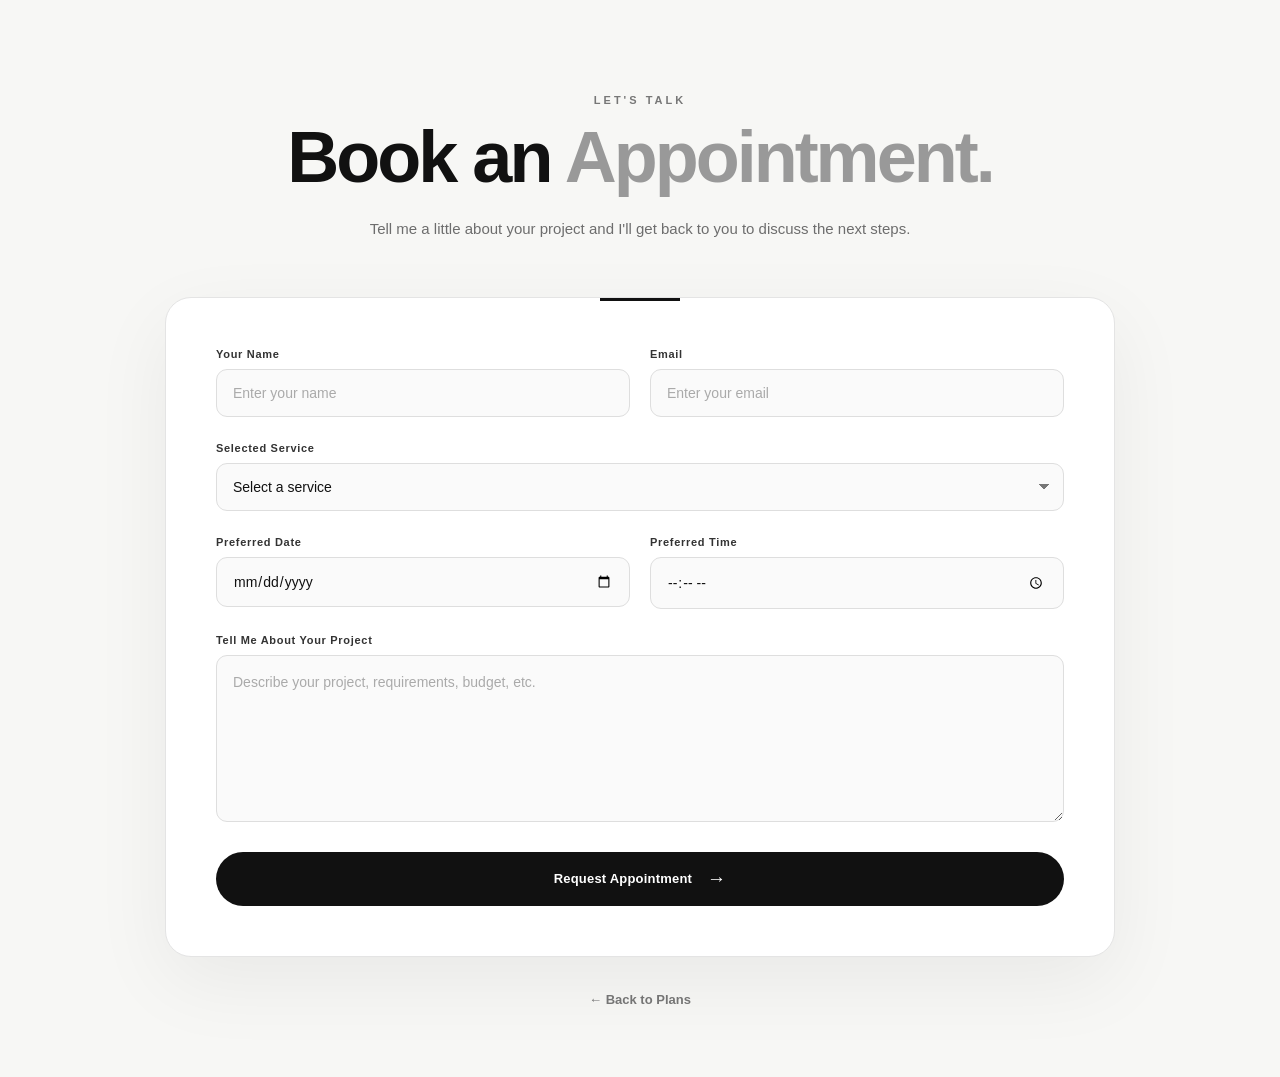
<file: appointment.html>
<!DOCTYPE html>
<html lang="en">

<head>

    <meta charset="UTF-8">

    <meta
        name="viewport"
        content="width=device-width, initial-scale=1.0"
    >

    <title>Book Appointment | Your Name</title>

    <link rel="stylesheet" href="appointment.css">

</head>


<body>

    <main class="appointment-page">


        <div class="appointment-header">

            <span>LET'S TALK</span>

            <h1>
                Book an
                <strong>Appointment.</strong>
            </h1>

            <p>
                Tell me a little about your project and I'll get
                back to you to discuss the next steps.
            </p>

        </div>



        <div class="appointment-container">


            <form class="appointment-form">


                <div class="form-row">

                    <div class="input-group">

                        <label>
                            Your Name
                        </label>

                        <input
                            type="text"
                            placeholder="Enter your name"
                            required
                        >

                    </div>


                    <div class="input-group">

                        <label>
                            Email
                        </label>

                        <input
                            type="email"
                            placeholder="Enter your email"
                            required
                        >

                    </div>

                </div>



                <div class="input-group">

                    <label>
                        Selected Service
                    </label>

                    <select id="service" required>

                        <option value="">
                            Select a service
                        </option>

                        <option value="graphic-design">
                            Graphic Design
                        </option>

                        <option value="web-development">
                            Web Development / Full Stack
                        </option>

                    </select>

                </div>



                <div class="form-row">

                    <div class="input-group">

                        <label>
                            Preferred Date
                        </label>

                        <input
                            type="date"
                            required
                        >

                    </div>


                    <div class="input-group">

                        <label>
                            Preferred Time
                        </label>

                        <input
                            type="time"
                            required
                        >

                    </div>

                </div>



                <div class="input-group">

                    <label>
                        Tell Me About Your Project
                    </label>

                    <textarea
                        rows="6"
                        placeholder="Describe your project, requirements, budget, etc."
                        required
                    ></textarea>

                </div>



                <button
                    type="submit"
                    class="appointment-button"
                >
                    Request Appointment
                    <span>→</span>
                </button>


            </form>

        </div>


        <a
            href="plans.html"
            class="back-plans"
        >
            ← Back to Plans
        </a>

    </main>


    <script>

        const params =
            new URLSearchParams(window.location.search);

        const service =
            params.get("service");

        const serviceSelect =
            document.getElementById("service");


        if (service === "graphic-design") {

            serviceSelect.value = "graphic-design";

        }


        if (service === "web-development") {

            serviceSelect.value = "web-development";

        }

    </script>

</body>

</html>
</file>
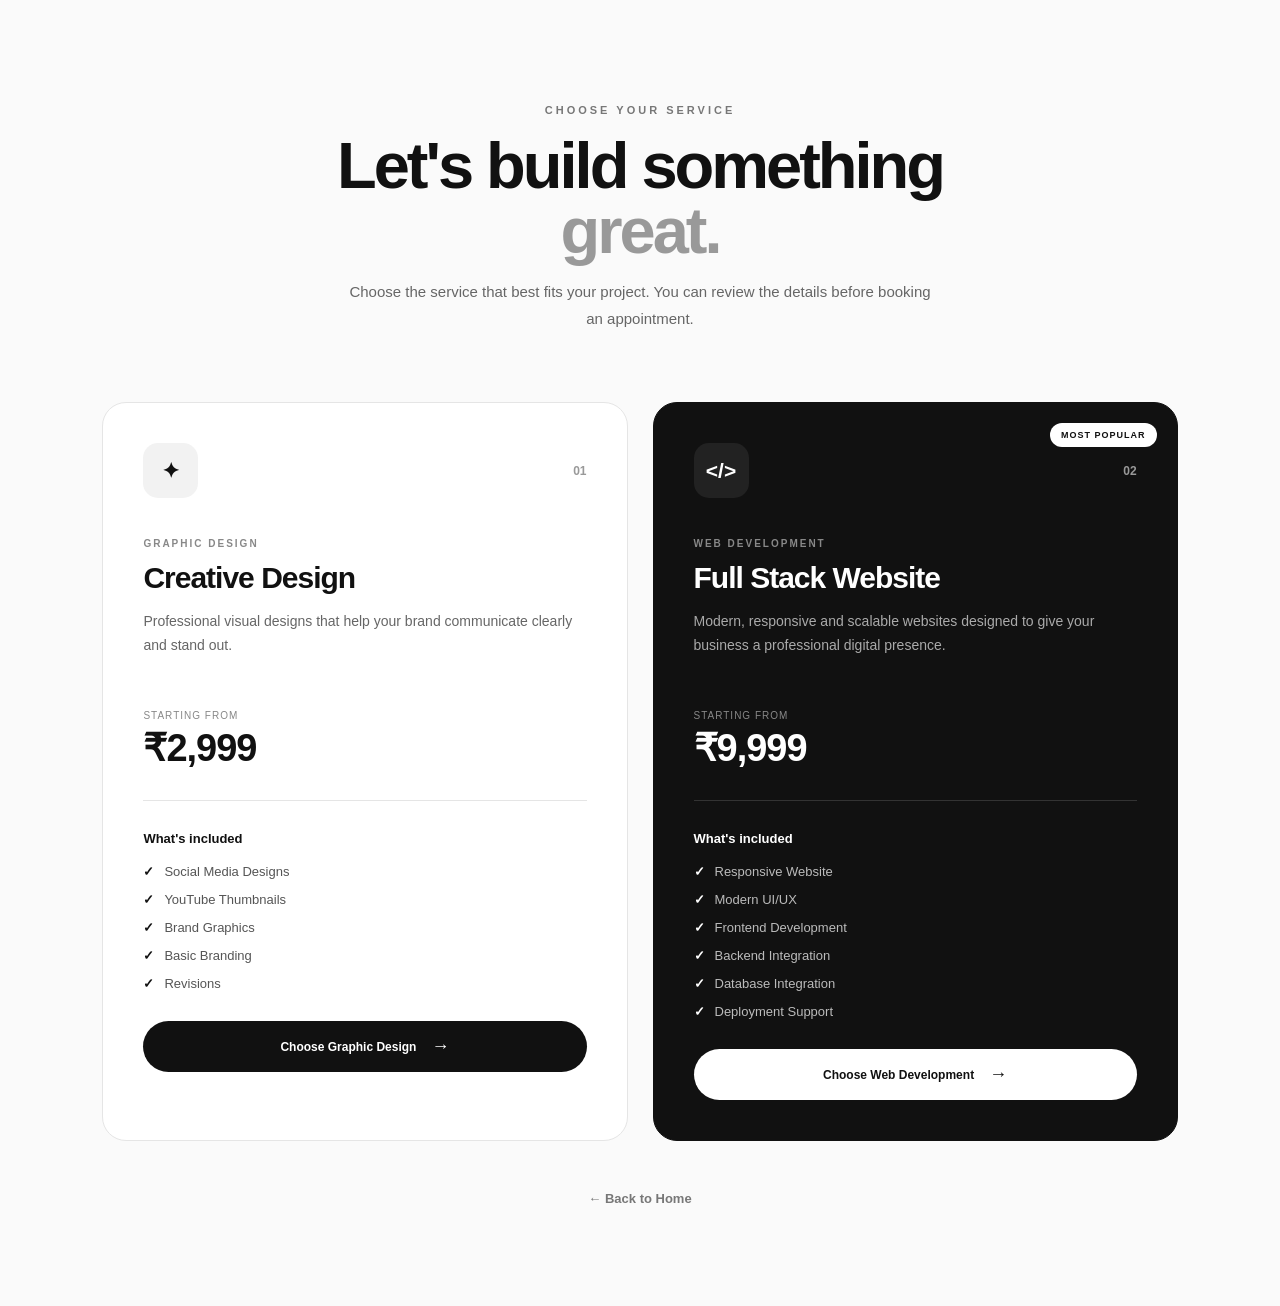
<file: plans.html>
<!DOCTYPE html>
<html lang="en">

<head>
    <meta charset="UTF-8">

    <meta
        name="viewport"
        content="width=device-width, initial-scale=1.0"
    >

    <title>Plans | Your Name</title>

    <link rel="stylesheet" href="plans.css">
</head>

<body>

    <!-- ================= PLANS SECTION ================= -->

    <main class="plans-page">

        <div class="plans-header">

            <span>CHOOSE YOUR SERVICE</span>

            <h1>
                Let's build something
                <strong>great.</strong>
            </h1>

            <p>
                Choose the service that best fits your project.
                You can review the details before booking an appointment.
            </p>

        </div>


        <!-- ================= PLANS ================= -->

        <div class="plans-container">


            <!-- GRAPHIC DESIGN -->

            <div class="plan-card">

                <div class="plan-top">

                    <div class="plan-icon">
                        ✦
                    </div>

                    <span class="plan-number">
                        01
                    </span>

                </div>


                <span class="plan-category">
                    GRAPHIC DESIGN
                </span>


                <h2>
                    Creative Design
                </h2>


                <p class="plan-description">
                    Professional visual designs that help your brand
                    communicate clearly and stand out.
                </p>


                <div class="plan-price">

                    <small>Starting from</small>

                    <h3>
                        ₹2,999
                    </h3>

                </div>


                <div class="plan-divider"></div>


                <h4>What's included</h4>


                <ul class="plan-features">

                    <li>
                        <span>✓</span>
                        Social Media Designs
                    </li>

                    <li>
                        <span>✓</span>
                        YouTube Thumbnails
                    </li>

                    <li>
                        <span>✓</span>
                        Brand Graphics
                    </li>

                    <li>
                        <span>✓</span>
                        Basic Branding
                    </li>

                    <li>
                        <span>✓</span>
                        Revisions
                    </li>

                </ul>


                <a
                    href="appointment.html?service=graphic-design"
                    class="plan-button"
                >
                    Choose Graphic Design
                    <span>→</span>
                </a>

            </div>



            <!-- WEB DEVELOPMENT -->

            <div class="plan-card featured-plan">

                <div class="popular-badge">
                    MOST POPULAR
                </div>


                <div class="plan-top">

                    <div class="plan-icon">
                        &lt;/&gt;
                    </div>

                    <span class="plan-number">
                        02
                    </span>

                </div>


                <span class="plan-category">
                    WEB DEVELOPMENT
                </span>


                <h2>
                    Full Stack Website
                </h2>


                <p class="plan-description">
                    Modern, responsive and scalable websites designed
                    to give your business a professional digital presence.
                </p>


                <div class="plan-price">

                    <small>Starting from</small>

                    <h3>
                        ₹9,999
                    </h3>

                </div>


                <div class="plan-divider"></div>


                <h4>What's included</h4>


                <ul class="plan-features">

                    <li>
                        <span>✓</span>
                        Responsive Website
                    </li>

                    <li>
                        <span>✓</span>
                        Modern UI/UX
                    </li>

                    <li>
                        <span>✓</span>
                        Frontend Development
                    </li>

                    <li>
                        <span>✓</span>
                        Backend Integration
                    </li>

                    <li>
                        <span>✓</span>
                        Database Integration
                    </li>

                    <li>
                        <span>✓</span>
                        Deployment Support
                    </li>

                </ul>


                <a
                    href="appointment.html?service=web-development"
                    class="plan-button"
                >
                    Choose Web Development
                    <span>→</span>
                </a>

            </div>

        </div>


        <a href="index.html" class="back-home">
            ← Back to Home
        </a>

    </main>

</body>

</html>
</file>
<file: appointment.css>
/* =========================================
   APPOINTMENT PAGE
========================================= */

* {
    margin: 0;
    padding: 0;
    box-sizing: border-box;
}

html {
    scroll-behavior: smooth;
}

body {
    font-family: Arial, Helvetica, sans-serif;
    background: #f7f7f5;
    color: #111;
}


/* =========================================
   PAGE
========================================= */

.appointment-page {
    min-height: 100vh;
    padding: 90px 7% 70px;
}


/* =========================================
   HEADER
========================================= */

.appointment-header {
    max-width: 760px;
    margin: 0 auto 55px;
    text-align: center;
}

.appointment-header > span {
    display: inline-block;

    margin-bottom: 16px;

    font-size: 11px;
    font-weight: 700;

    letter-spacing: 3px;

    color: #777;
}

.appointment-header h1 {
    font-size: clamp(42px, 6vw, 72px);
    line-height: 0.98;

    letter-spacing: -3px;

    font-weight: 700;

    color: #111;
}

.appointment-header h1 strong {
    color: #999;
}

.appointment-header p {
    max-width: 580px;

    margin: 22px auto 0;

    color: #6d6d6d;

    font-size: 15px;

    line-height: 1.8;
}


/* =========================================
   MAIN CARD
========================================= */

.appointment-container {
    position: relative;

    max-width: 950px;

    margin: auto;

    padding: 50px;

    background: #fff;

    border: 1px solid #e4e4e4;

    border-radius: 26px;

    box-shadow:
        0 25px 80px rgba(0, 0, 0, 0.06);
}


/* Small top accent */

.appointment-container::before {
    content: "";

    position: absolute;

    top: 0;
    left: 50%;

    width: 80px;
    height: 3px;

    background: #111;

    transform: translateX(-50%);
}


/* =========================================
   FORM
========================================= */

.appointment-form {
    display: flex;

    flex-direction: column;

    gap: 25px;
}


/* =========================================
   FORM ROW
========================================= */

.form-row {
    display: grid;

    grid-template-columns: 1fr 1fr;

    gap: 20px;
}


/* =========================================
   INPUT GROUP
========================================= */

.input-group {
    display: flex;

    flex-direction: column;

    gap: 9px;
}

.input-group label {
    font-size: 11px;

    font-weight: 700;

    letter-spacing: 0.7px;

    color: #333;
}


/* =========================================
   INPUTS
========================================= */

.input-group input,
.input-group select,
.input-group textarea {

    width: 100%;

    padding: 15px 16px;

    border: 1px solid #dedede;

    border-radius: 11px;

    outline: none;

    background: #fafafa;

    color: #111;

    font-family: inherit;

    font-size: 14px;

    transition:
        border-color 0.25s ease,
        background 0.25s ease,
        box-shadow 0.25s ease;
}


/* =========================================
   TEXTAREA
========================================= */

.input-group textarea {
    min-height: 155px;

    resize: vertical;

    line-height: 1.6;
}


/* =========================================
   FOCUS
========================================= */

.input-group input:focus,
.input-group select:focus,
.input-group textarea:focus {

    border-color: #111;

    background: #fff;

    box-shadow:
        0 0 0 4px rgba(0, 0, 0, 0.045);
}


/* =========================================
   PLACEHOLDER
========================================= */

.input-group input::placeholder,
.input-group textarea::placeholder {
    color: #aaa;
}


/* =========================================
   SELECT
========================================= */

.input-group select {
    cursor: pointer;

    appearance: none;

    background-image:
        linear-gradient(45deg, transparent 50%, #777 50%),
        linear-gradient(135deg, #777 50%, transparent 50%);

    background-position:
        calc(100% - 19px) 50%,
        calc(100% - 14px) 50%;

    background-size:
        5px 5px,
        5px 5px;

    background-repeat: no-repeat;

    padding-right: 40px;
}


/* =========================================
   DATE / TIME
========================================= */

.input-group input[type="date"],
.input-group input[type="time"] {
    color-scheme: light;
}


/* =========================================
   BUTTON
========================================= */

.appointment-button {

    width: 100%;

    min-height: 54px;

    display: flex;

    align-items: center;

    justify-content: center;

    gap: 15px;

    margin-top: 5px;

    padding: 15px 25px;

    border: none;

    border-radius: 50px;

    background: #111;

    color: #fff;

    font-family: inherit;

    font-size: 13px;

    font-weight: 700;

    letter-spacing: 0.2px;

    cursor: pointer;

    transition:
        transform 0.3s ease,
        background 0.3s ease,
        box-shadow 0.3s ease;
}

.appointment-button span {
    font-size: 19px;

    transition:
        transform 0.3s ease;
}

.appointment-button:hover {

    background: #242424;

    transform: translateY(-3px);

    box-shadow:
        0 12px 30px rgba(0, 0, 0, 0.15);
}

.appointment-button:hover span {
    transform: translateX(6px);
}

.appointment-button:active {
    transform: translateY(0);
}


/* =========================================
   BACK TO PLANS
========================================= */

.back-plans {

    display: flex;

    width: fit-content;

    margin: 35px auto 0;

    color: #777;

    text-decoration: none;

    font-size: 13px;

    font-weight: 600;

    transition:
        color 0.25s ease,
        transform 0.25s ease;
}

.back-plans:hover {

    color: #111;

    transform: translateX(-4px);
}


/* =========================================
   TABLET
========================================= */

@media (max-width: 800px) {

    .appointment-page {
        padding: 75px 5% 60px;
    }

    .appointment-container {
        padding: 40px;
    }
}


/* =========================================
   MOBILE
========================================= */

@media (max-width: 600px) {

    .appointment-page {
        padding: 60px 18px 50px;
    }

    .appointment-header {
        margin-bottom: 40px;
    }

    .appointment-header h1 {
        font-size: 43px;

        letter-spacing: -2px;
    }

    .appointment-header p {
        font-size: 14px;
    }

    .appointment-container {
        padding: 30px 20px;

        border-radius: 20px;
    }

    .form-row {
        grid-template-columns: 1fr;

        gap: 25px;
    }

    .appointment-form {
        gap: 22px;
    }

    .input-group input,
    .input-group select,
    .input-group textarea {
        padding: 14px;
    }

    .appointment-button {
        min-height: 52px;
    }
}
</file>
<file: plans.css>
* {
    margin: 0;
    padding: 0;
    box-sizing: border-box;
}


body {
    font-family: Arial, sans-serif;

    background: #fafafa;

    color: #111;
}


.plans-page {
    min-height: 100vh;

    padding: 100px 8%;
}


/* ================= HEADER ================= */

.plans-header {
    max-width: 700px;

    margin: 0 auto 70px;

    text-align: center;
}


.plans-header span {
    font-size: 11px;

    font-weight: 700;

    letter-spacing: 3px;

    color: #777;
}


.plans-header h1 {
    margin: 15px 0;

    font-size: clamp(40px, 6vw, 65px);

    line-height: 1;

    letter-spacing: -3px;
}


.plans-header h1 strong {
    color: #999;
}


.plans-header p {
    max-width: 600px;

    margin: auto;

    color: #666;

    font-size: 15px;

    line-height: 1.8;
}


/* ================= PLANS ================= */

.plans-container {
    max-width: 1100px;

    margin: auto;

    display: grid;

    grid-template-columns: repeat(2, 1fr);

    gap: 25px;
}


/* ================= CARD ================= */

.plan-card {
    position: relative;

    padding: 40px;

    background: #fff;

    border: 1px solid #e5e5e5;

    border-radius: 24px;

    transition:
        transform 0.35s ease,
        box-shadow 0.35s ease;
}


.plan-card:hover {
    transform: translateY(-8px);

    box-shadow:
        0 25px 70px rgba(0, 0, 0, 0.09);
}


/* ================= FEATURED ================= */

.featured-plan {
    background: #111;

    color: #fff;

    border-color: #111;
}


.popular-badge {
    position: absolute;

    top: 20px;
    right: 20px;

    padding: 7px 11px;

    background: #fff;

    color: #111;

    border-radius: 50px;

    font-size: 9px;

    font-weight: 700;

    letter-spacing: 1px;
}


/* ================= TOP ================= */

.plan-top {
    display: flex;

    justify-content: space-between;

    align-items: center;

    margin-bottom: 35px;
}


.plan-icon {
    width: 55px;
    height: 55px;

    display: flex;

    align-items: center;
    justify-content: center;

    border-radius: 15px;

    background: #f2f2f2;

    font-size: 21px;

    font-weight: 700;
}


.featured-plan .plan-icon {
    background: #222;
}


.plan-number {
    font-size: 12px;

    font-weight: 700;

    color: #999;
}


/* ================= CONTENT ================= */

.plan-category {
    font-size: 10px;

    font-weight: 700;

    letter-spacing: 2px;

    color: #888;
}


.plan-card h2 {
    margin: 10px 0 15px;

    font-size: 30px;

    letter-spacing: -1px;
}


.plan-description {
    min-height: 75px;

    color: #666;

    font-size: 14px;

    line-height: 1.7;
}


.featured-plan .plan-description {
    color: #aaa;
}


/* ================= PRICE ================= */

.plan-price {
    margin-top: 25px;
}


.plan-price small {
    display: block;

    margin-bottom: 5px;

    color: #888;

    font-size: 10px;

    text-transform: uppercase;

    letter-spacing: 1px;
}


.plan-price h3 {
    font-size: 38px;

    letter-spacing: -1px;
}


.plan-divider {
    width: 100%;

    height: 1px;

    margin: 30px 0;

    background: #e5e5e5;
}


.featured-plan .plan-divider {
    background: #333;
}


.plan-card h4 {
    margin-bottom: 18px;

    font-size: 13px;
}


/* ================= FEATURES ================= */

.plan-features {
    list-style: none;

    display: flex;

    flex-direction: column;

    gap: 13px;

    margin-bottom: 30px;
}


.plan-features li {
    display: flex;

    align-items: center;

    gap: 10px;

    color: #555;

    font-size: 13px;
}


.featured-plan .plan-features li {
    color: #bbb;
}


.plan-features li span {
    font-weight: 700;

    color: #111;
}


.featured-plan .plan-features li span {
    color: #fff;
}


/* ================= BUTTON ================= */

.plan-button {
    width: 100%;

    display: flex;

    align-items: center;

    justify-content: center;

    gap: 15px;

    padding: 15px 20px;

    border-radius: 50px;

    background: #111;

    color: #fff;

    text-decoration: none;

    font-size: 12px;

    font-weight: 700;

    transition: 0.3s ease;
}


.plan-button:hover {
    transform: translateY(-3px);

    background: #333;
}


.featured-plan .plan-button {
    background: #fff;

    color: #111;
}


.featured-plan .plan-button:hover {
    background: #eee;
}


.plan-button span {
    font-size: 18px;

    transition: transform 0.3s ease;
}


.plan-button:hover span {
    transform: translateX(5px);
}


/* ================= BACK ================= */

.back-home {
    display: block;

    width: fit-content;

    margin: 50px auto 0;

    color: #777;

    text-decoration: none;

    font-size: 13px;

    font-weight: 600;
}


.back-home:hover {
    color: #111;
}


/* ================= MOBILE ================= */

@media (max-width: 750px) {

    .plans-page {
        padding: 70px 20px;
    }


    .plans-header {
        margin-bottom: 45px;
    }


    .plans-header h1 {
        font-size: 43px;

        letter-spacing: -2px;
    }


    .plans-container {
        grid-template-columns: 1fr;
    }


    .plan-card {
        padding: 28px;
    }


    .plan-card h2 {
        font-size: 26px;
    }

}
</file>
